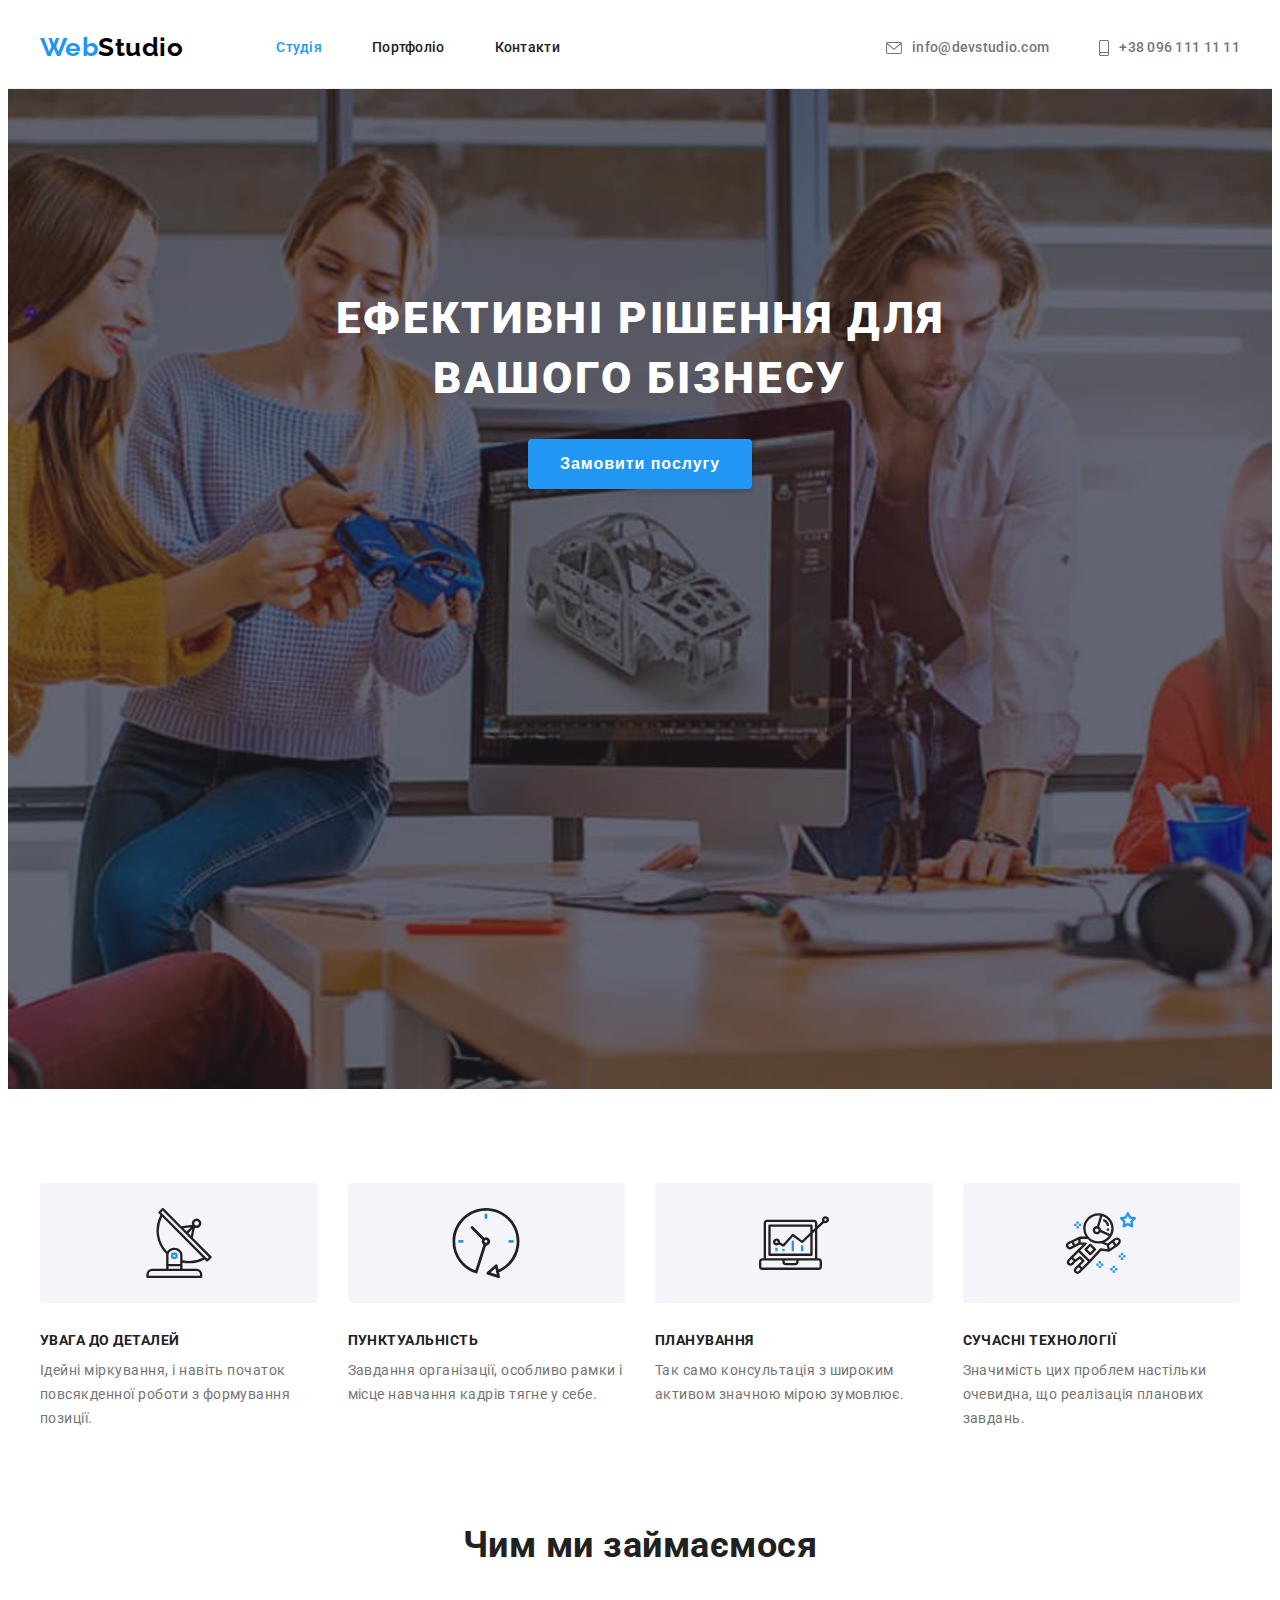
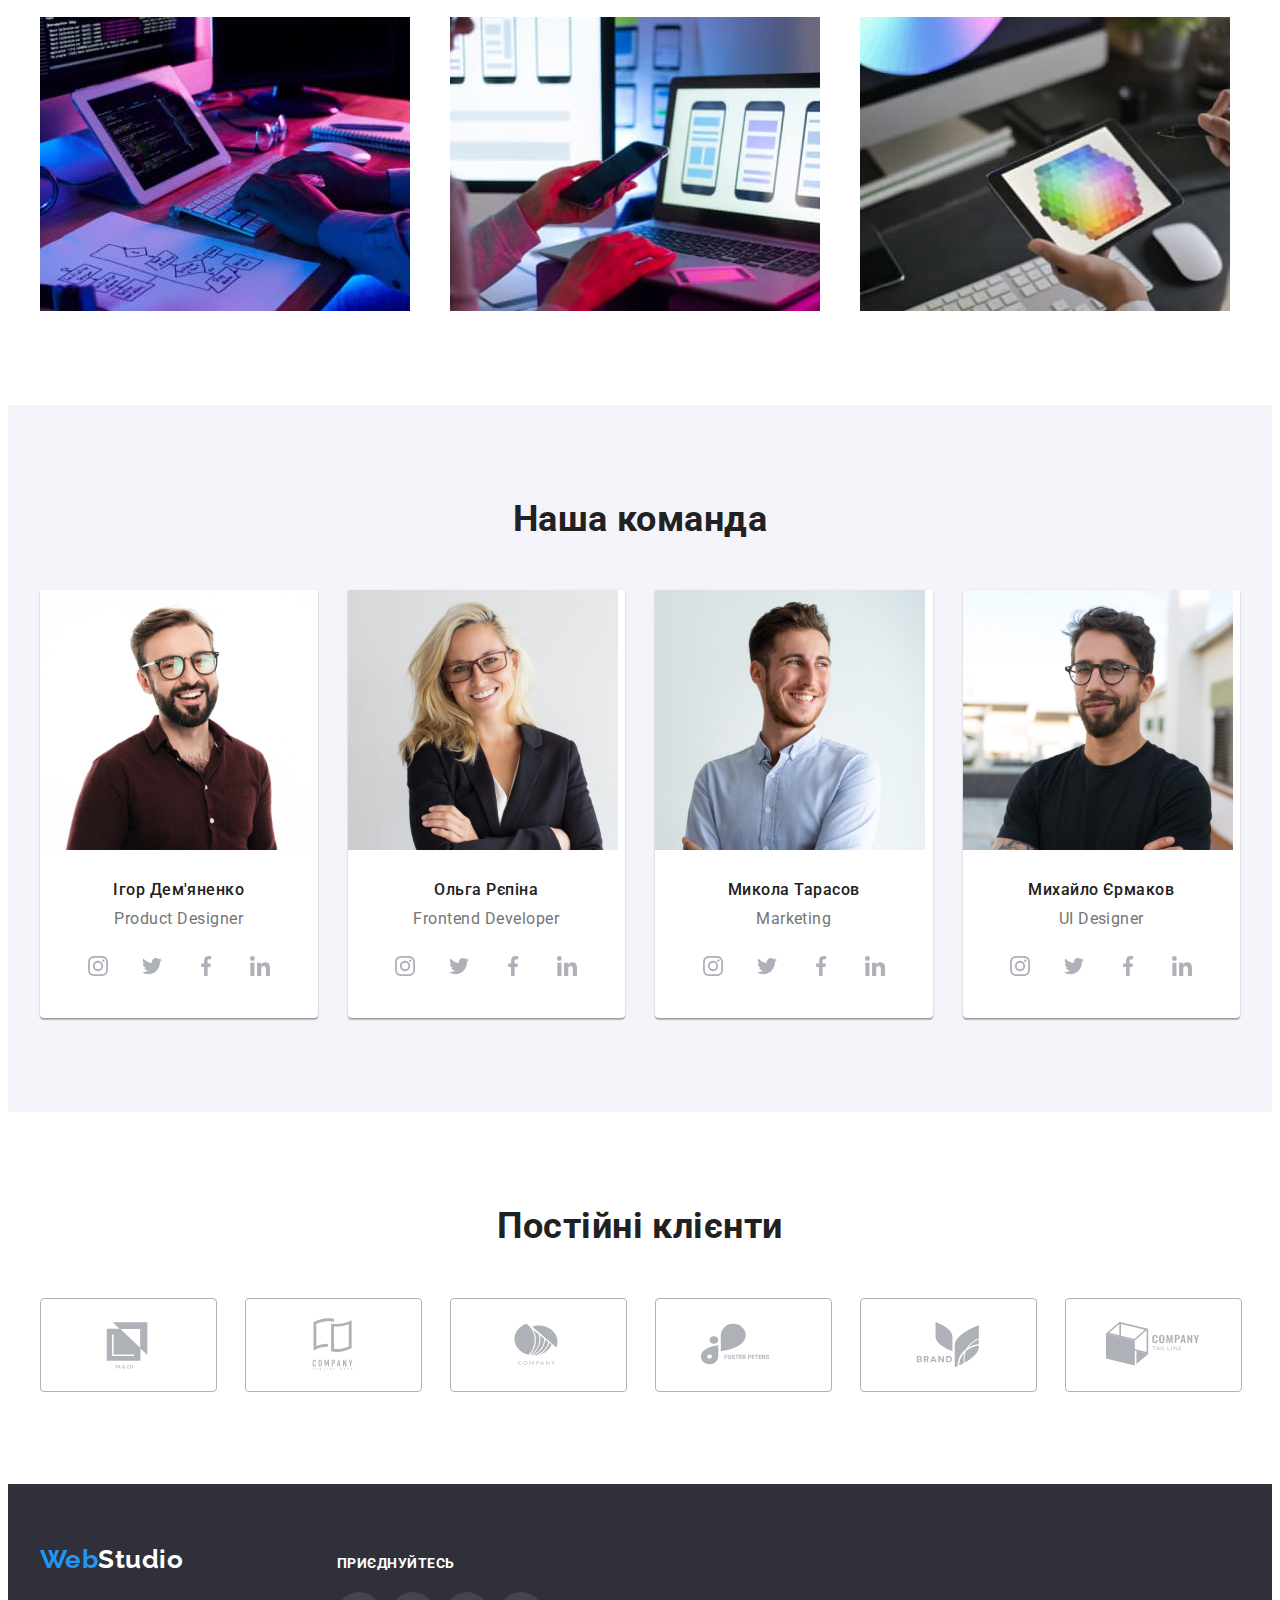
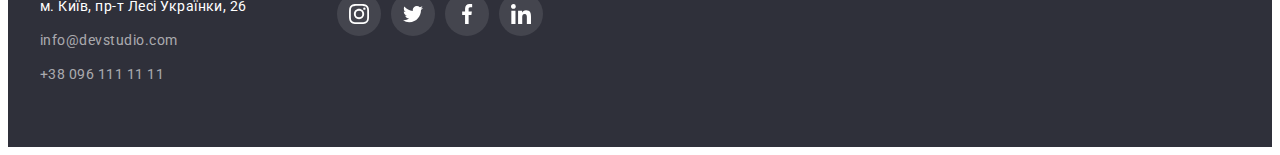
<file: index.html>
<!DOCTYPE html>
<html lang="uk">
  <head>
    <meta charset="UTF-8" />
    <meta http-equiv="X-UA-Compatible" content="IE=edge" />
    <meta name="viewport" content="width=device-width, initial-scale=1.0" />
    <title>Студія</title>
    <link rel="preconnect" href="https://fonts.googleapis.com" />
    <link rel="preconnect" href="https://fonts.gstatic.com" crossorigin />
    <link
      href="https://fonts.googleapis.com/css2?family=Raleway:wght@700&family=Roboto:wght@400;500;700;900&display=swap"
      rel="stylesheet"
    />
    <link
      rel="stylesheet"
      href="https://cdnjs.cloudflare.com/ajax/libs/modern-normalize/1.1.0/modern-normalize.min.css"
      integrity="sha512-wpPYUAdjBVSE4KJnH1VR1HeZfpl1ub8YT/NKx4PuQ5NmX2tKuGu6U/JRp5y+Y8XG2tV+wKQpNHVUX03MfMFn9Q=="
      crossorigin="anonymous"
      referrerpolicy="no-referrer"
    />
    <link rel="stylesheet" href="./css/styles.css" />
  </head>
  <body>
    <header class="header">
      <div class="container main-navigation">
        <nav class="main-navigation">
          <!-- Шапка лого -->
          <a href="./index.html" class="logo">Web<span class="logo-black">Studio</span></a>

          <!-- Шапка навігація -->
          <ul class="header-navigation list">
            <li class="item"><a href="./index.html" class="link current">Студія</a></li>
            <li class="item"><a href="./portfolio.html" class="link">Портфоліо</a></li>
            <li class="item"><a href="#" class="link">Контакти</a></li>
          </ul>
        </nav>

        <!-- Шапка контакти -->
        <ul class="header-contacts list">
          <li class="item">
            <a href="mailto:info@devstudio.com" class="header-link link">
              <svg class="icon-contacts" width="16" height="12">
                <use href="./images/icons.svg#icon-envelope"></use>
              </svg>
              info@devstudio.com</a
            >
          </li>
          <li class="item">
            <a href="tel:+380961111111" class="header-link link">
              <svg class="icon-contacts" width="10" height="16">
                <use href="./images/icons.svg#icon-smartphone"></use>
              </svg>
              +38 096 111 11 11</a
            >
          </li>
        </ul>
      </div>
    </header>

    <main>
      <!-- Герой -->
      <section class="hero">
        <div class="container">
          <h1 class="hero-title">
            Ефективні рішення для <br />
            вашого бізнесу
          </h1>
          <button type="button" class="hero-button">Замовити послугу</button>
        </div>
      </section>

      <!-- Переваги -->
      <section class="benefits section">
        <div class="container">
          <h2 class="visually-hidden">Наші переваги</h2>
          <ul class="benefits-list list">
            <li class="item">
              <div class="benefits-box-images">
                <svg class="benefits-icon" width="70" height="70">
                  <use href="./images/icons.svg#icon-antenna"></use>
                </svg>
              </div>
              <h3 class="benefits-subtitle">Увага до деталей</h3>
              <p class="benefits-text">
                Ідейні міркування, і навіть початок повсякденної роботи з формування позиції.
              </p>
            </li>
            <li class="item">
              <div class="benefits-box-images">
                <svg class="benefits-icon" width="70" height="70">
                  <use href="./images/icons.svg#icon-clock"></use>
                </svg>
              </div>
              <h3 class="benefits-subtitle">Пунктуальність</h3>
              <p class="benefits-text">
                Завдання організації, особливо рамки і місце навчання кадрів тягне у себе.
              </p>
            </li>
            <li class="item">
              <div class="benefits-box-images">
                <svg class="benefits-icon" width="70" height="70">
                  <use href="./images/icons.svg#icon-diagram"></use>
                </svg>
              </div>
              <h3 class="benefits-subtitle">Планування</h3>
              <p class="benefits-text">
                Так само консультація з широким активом значною мірою зумовлює.
              </p>
            </li>
            <li class="item">
              <div class="benefits-box-images">
                <svg class="benefits-icon" width="70" height="70">
                  <use href="./images/icons.svg#icon-astronaut"></use>
                </svg>
              </div>
              <h3 class="benefits-subtitle">Сучасні технології</h3>
              <p class="benefits-text">
                Значимість цих проблем настільки очевидна, що реалізація планових завдань.
              </p>
            </li>
          </ul>
        </div>
      </section>

      <!-- Чим ми займаємося -->
      <section class="work section">
        <div class="container">
          <h2 class="section-title">Чим ми займаємося</h2>
          <ul class="work-list list">
            <li class="item">
              <img src="./images/box1.jpg" alt="Написання коду" width="370" height="294" />
            </li>
            <li class="item">
              <img src="./images/box2.jpg" alt="Створення дизайну" width="370" height="294" />
            </li>
            <li class="item">
              <img src="./images/box3.jpg" alt="Робота з планшетом" width="370" height="294" />
            </li>
          </ul>
        </div>
      </section>

      <!-- Команда -->
      <section class="team section">
        <div class="container">
          <h2 class="section-title">Наша команда</h2>
          <ul class="team-list list">
            <li class="item">
              <img src="./images/img1.jpg" alt="Ігор Дем'яненко" width="270" height="260" />
              <div class="team-card">
                <h3 class="team-subtitle">Ігор Дем'яненко</h3>
                <p class="team-text">Product Designer</p>
                <ul class="social-list list">
                  <li class="social-item">
                    <a href="https://www.instagram.com/" target="_blank" class="social-link">
                      <svg class="social-icon" width="20" height="20">
                        <use href="./images/icons.svg#icon-instagram"></use>
                      </svg>
                    </a>
                  </li>
                  <li class="social-item">
                    <a href="https://twitter.com/?lang=uk" target="_blank" class="social-link">
                      <svg class="social-icon" width="20" height="20">
                        <use href="./images/icons.svg#icon-twitter"></use>
                      </svg>
                    </a>
                  </li>
                  <li class="social-item">
                    <a href="https://uk-ua.facebook.com/" target="_blank" class="social-link">
                      <svg class="social-icon" width="20" height="20">
                        <use href="./images/icons.svg#icon-facebook"></use>
                      </svg>
                    </a>
                  </li>
                  <li class="social-item">
                    <a href="https://www.linkedin.com/" target="_blank" class="social-link">
                      <svg class="social-icon" width="20" height="20">
                        <use href="./images/icons.svg#icon-linkedin"></use>
                      </svg>
                    </a>
                  </li>
                </ul>
              </div>
            </li>
            <li class="item">
              <img src="./images/img2.jpg" alt="Ольга Рєпіна" width="270" height="260" />
              <div class="team-card">
                <h3 class="team-subtitle">Ольга Рєпіна</h3>
                <p class="team-text">Frontend Developer</p>
                <ul class="social-list list">
                  <li class="social-item">
                    <a href="https://www.instagram.com/" target="_blank" class="social-link">
                      <svg class="social-icon" width="20" height="20">
                        <use href="./images/icons.svg#icon-instagram"></use>
                      </svg>
                    </a>
                  </li>
                  <li class="social-item">
                    <a href="https://twitter.com/?lang=uk" target="_blank" class="social-link">
                      <svg class="social-icon" width="20" height="20">
                        <use href="./images/icons.svg#icon-twitter"></use>
                      </svg>
                    </a>
                  </li>
                  <li class="social-item">
                    <a href="https://uk-ua.facebook.com/" target="_blank" class="social-link">
                      <svg class="social-icon" width="20" height="20">
                        <use href="./images/icons.svg#icon-facebook"></use>
                      </svg>
                    </a>
                  </li>
                  <li class="social-item">
                    <a href="https://www.linkedin.com/" target="_blank" class="social-link">
                      <svg class="social-icon" width="20" height="20">
                        <use href="./images/icons.svg#icon-linkedin"></use>
                      </svg>
                    </a>
                  </li>
                </ul>
              </div>
            </li>
            <li class="item">
              <img src="./images/img3.jpg" alt="Микола Тарасов" width="270" height="260" />
              <div class="team-card">
                <h3 class="team-subtitle">Микола Тарасов</h3>
                <p class="team-text">Marketing</p>
                <ul class="social-list list">
                  <li class="social-item">
                    <a href="https://www.instagram.com/" target="_blank" class="social-link">
                      <svg class="social-icon" width="20" height="20">
                        <use href="./images/icons.svg#icon-instagram"></use>
                      </svg>
                    </a>
                  </li>
                  <li class="social-item">
                    <a href="https://twitter.com/?lang=uk" target="_blank" class="social-link">
                      <svg class="social-icon" width="20" height="20">
                        <use href="./images/icons.svg#icon-twitter"></use>
                      </svg>
                    </a>
                  </li>
                  <li class="social-item">
                    <a href="https://uk-ua.facebook.com/" target="_blank" class="social-link">
                      <svg class="social-icon" width="20" height="20">
                        <use href="./images/icons.svg#icon-facebook"></use>
                      </svg>
                    </a>
                  </li>
                  <li class="social-item">
                    <a href="https://www.linkedin.com/" target="_blank" class="social-link">
                      <svg class="social-icon" width="20" height="20">
                        <use href="./images/icons.svg#icon-linkedin"></use>
                      </svg>
                    </a>
                  </li>
                </ul>
              </div>
            </li>
            <li class="item">
              <img src="./images/img4.jpg" alt="Михайло Єрмаков" width="270" height="260" />
              <div class="team-card">
                <h3 class="team-subtitle">Михайло Єрмаков</h3>
                <p class="team-text">UI Designer</p>
                <ul class="social-list list">
                  <li class="social-item">
                    <a href="https://www.instagram.com/" target="_blank" class="social-link">
                      <svg class="social-icon" width="20" height="20">
                        <use href="./images/icons.svg#icon-instagram"></use>
                      </svg>
                    </a>
                  </li>
                  <li class="social-item">
                    <a href="https://twitter.com/?lang=uk" target="_blank" class="social-link">
                      <svg class="social-icon" width="20" height="20">
                        <use href="./images/icons.svg#icon-twitter"></use>
                      </svg>
                    </a>
                  </li>
                  <li class="social-item">
                    <a href="https://uk-ua.facebook.com/" target="_blank" class="social-link">
                      <svg class="social-icon" width="20" height="20">
                        <use href="./images/icons.svg#icon-facebook"></use>
                      </svg>
                    </a>
                  </li>
                  <li class="social-item">
                    <a href="https://www.linkedin.com/" target="_blank" class="social-link">
                      <svg class="social-icon" width="20" height="20">
                        <use href="./images/icons.svg#icon-linkedin"></use>
                      </svg>
                    </a>
                  </li>
                </ul>
              </div>
            </li>
          </ul>
        </div>
      </section>

      <!-- Клієнти -->
      <section class="client section">
        <div class="container">
          <h2 class="section-title">Постійні клієнти</h2>
          <ul class="client-list list">
            <li class="item">
              <a href="#" class="client-link"
                ><svg class="client-icon" width="106" height="60">
                  <use href="./images/icons.svg#icon-company1"></use></svg
              ></a>
            </li>
            <li class="item">
              <a href="#" class="client-link"
                ><svg class="client-icon" width="106" height="60">
                  <use href="./images/icons.svg#icon-company2"></use></svg
              ></a>
            </li>
            <li class="item">
              <a href="#" class="client-link"
                ><svg class="client-icon" width="106" height="60">
                  <use href="./images/icons.svg#icon-company3"></use></svg
              ></a>
            </li>
            <li class="item">
              <a href="#" class="client-link"
                ><svg class="client-icon" width="106" height="60">
                  <use href="./images/icons.svg#icon-company4"></use></svg
              ></a>
            </li>
            <li class="item">
              <a href="#" class="client-link"
                ><svg class="client-icon" width="106" height="60">
                  <use href="./images/icons.svg#icon-company5"></use></svg
              ></a>
            </li>
            <li class="item">
              <a href="#" class="client-link"
                ><svg class="client-icon" width="106" height="60">
                  <use href="./images/icons.svg#icon-company6"></use></svg
              ></a>
            </li>
          </ul>
        </div>
      </section>
    </main>

    <footer class="footer">
      <div class="container footer-container">
        <div class="footer-contacts">
          <!-- Підвал лого -->
          <a href="./index.html" class="logo">Web<span class="logo-white">Studio</span></a>

          <!-- Підвал контакти -->
          <address class="footer-address">
            <ul class="address-list list">
              <li class="item">
                <a
                  href="https://goo.gl/maps/CPtrU1FHBa2aNyZL9"
                  target="_blank"
                  rel="noopener noreferrer nofollow"
                  class="footer-link maps-link"
                >
                  м. Київ, пр-т Лесі Українки, 26</a
                >
              </li>
              <li class="item">
                <a href="mailto:info@devstudio.com" class="footer-link">info@devstudio.com</a>
              </li>
              <li class="item">
                <a href="tel:+380961111111" class="footer-link">+38 096 111 11 11</a>
              </li>
            </ul>
          </address>
        </div>
        <div class="footer-social-iconbox">
          <p class="footer-subtitle">Приєднуйтесь</p>
          <ul class="social-list list">
            <li class="social-item">
              <a href="https://www.instagram.com/" target="_blank" class="footer-social-link">
                <svg class="footer-social-icon" width="20" height="20">
                  <use href="./images/icons.svg#icon-instagram"></use>
                </svg>
              </a>
            </li>
            <li class="social-item">
              <a href="https://twitter.com/?lang=uk" target="_blank" class="footer-social-link">
                <svg class="footer-social-icon" width="20" height="20">
                  <use href="./images/icons.svg#icon-twitter"></use>
                </svg>
              </a>
            </li>
            <li class="social-item">
              <a href="https://uk-ua.facebook.com/" target="_blank" class="footer-social-link">
                <svg class="footer-social-icon" width="20" height="20">
                  <use href="./images/icons.svg#icon-facebook"></use>
                </svg>
              </a>
            </li>
            <li class="social-item">
              <a href="https://www.linkedin.com/" target="_blank" class="footer-social-link">
                <svg class="footer-social-icon" width="20" height="20">
                  <use href="./images/icons.svg#icon-linkedin"></use>
                </svg>
              </a>
            </li>
          </ul>
        </div>
      </div>
    </footer>
  </body>
</html>
</file>
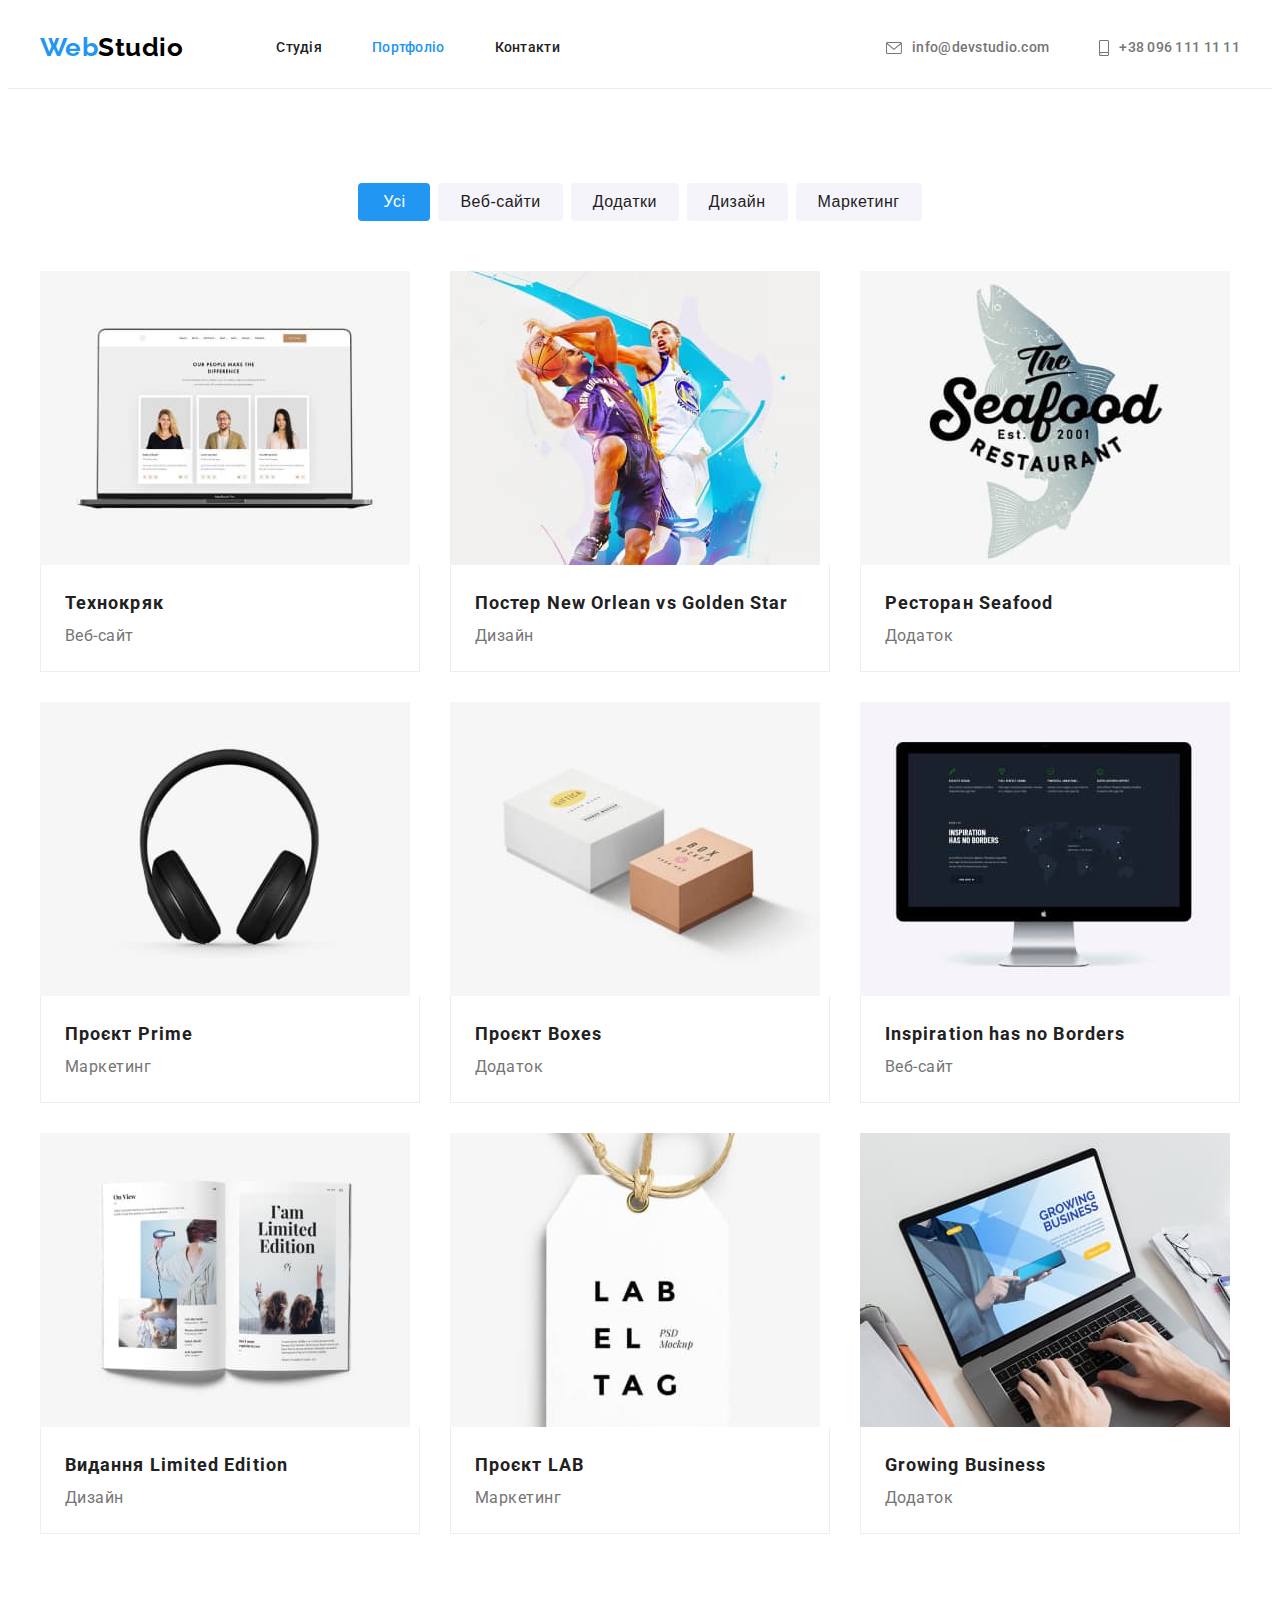
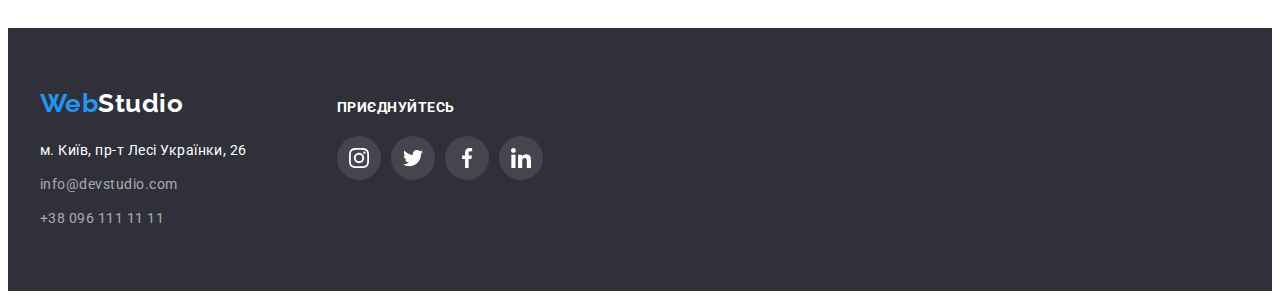
<file: portfolio.html>
<!DOCTYPE html>
<html lang="uk">
  <head>
    <meta charset="UTF-8" />
    <meta http-equiv="X-UA-Compatible" content="IE=edge" />
    <meta name="viewport" content="width=device-width, initial-scale=1.0" />
    <title>Студія</title>
    <link rel="preconnect" href="https://fonts.googleapis.com" />
    <link rel="preconnect" href="https://fonts.gstatic.com" crossorigin />
    <link
      href="https://fonts.googleapis.com/css2?family=Raleway:wght@700&family=Roboto:wght@400;500;700;900&display=swap"
      rel="stylesheet"
    />
    <link
      rel="stylesheet"
      href="https://cdnjs.cloudflare.com/ajax/libs/modern-normalize/1.1.0/modern-normalize.min.css"
      integrity="sha512-wpPYUAdjBVSE4KJnH1VR1HeZfpl1ub8YT/NKx4PuQ5NmX2tKuGu6U/JRp5y+Y8XG2tV+wKQpNHVUX03MfMFn9Q=="
      crossorigin="anonymous"
      referrerpolicy="no-referrer"
    />
    <link rel="stylesheet" href="./css/styles.css" />
  </head>
  <body>
    <header class="header">
      <div class="container main-navigation">
        <nav class="main-navigation">
          <!-- Шапка лого -->
          <a href="./index.html" class="logo">Web<span class="logo-black">Studio</span></a>

          <!-- Шапка навігація -->
          <ul class="header-navigation list">
            <li class="item"><a href="./index.html" class="link">Студія</a></li>
            <li class="item"><a href="./portfolio.html" class="link current">Портфоліо</a></li>
            <li class="item"><a href="#" class="link">Контакти</a></li>
          </ul>
        </nav>

        <!-- Шапка контакти -->
        <ul class="header-contacts list">
          <li class="item">
            <a href="mailto:info@devstudio.com" class="header-link link">
              <svg class="icon-contacts" width="16" height="12">
                <use href="./images/icons.svg#icon-envelope"></use>
              </svg>
              info@devstudio.com</a
            >
          </li>
          <li class="item">
            <a href="tel:+380961111111" class="header-link link">
              <svg class="icon-contacts" width="10" height="16">
                <use href="./images/icons.svg#icon-smartphone"></use>
              </svg>
              +38 096 111 11 11</a
            >
          </li>
        </ul>
      </div>
    </header>

    <main>
      <!-- Портфолію -->
      <section class="portfolio section">
        <div class="container">
          <h1 class="visually-hidden">Портфоліо</h1>

          <!-- Фільтр-кнопки -->
          <ul class="portfolio-btnlist list">
            <li class="item">
              <button type="button" class="portfolio-button button-all current">Усі</button>
            </li>
            <li class="item"><button type="button" class="portfolio-button">Веб-сайти</button></li>
            <li class="item"><button type="button" class="portfolio-button">Додатки</button></li>
            <li class="item"><button type="button" class="portfolio-button">Дизайн</button></li>
            <li class="item"><button type="button" class="portfolio-button">Маркетинг</button></li>
          </ul>
        </div>

        <!-- Картки -->
        <div class="container">
          <ul class="cards-list list">
            <li class="item">
              <a href="#" class="cards-link">
                <img
                  src="./images/portfolio1.jpg"
                  alt="Технокряк Веб-сайт"
                  width="370"
                  height="294"
                />
                <div class="cards-info">
                  <h2 class="cards-sublitle">Технокряк</h2>
                  <p class="cards-text">Веб-сайт</p>
                </div>
              </a>
            </li>
            <li class="item">
              <a href="#" class="cards-link">
                <img
                  src="./images/portfolio2.jpg"
                  alt="Постер New Orlean vs Golden Star Дизайн"
                  width="370"
                  height="294"
                />
                <div class="cards-info">
                  <h2 class="cards-sublitle">Постер New Orlean vs Golden Star</h2>
                  <p class="cards-text">Дизайн</p>
                </div>
              </a>
            </li>
            <li class="item">
              <a href="#" class="cards-link">
                <img
                  src="./images/portfolio3.jpg"
                  alt="Ресторан Seafood Додаток"
                  width="370"
                  height="294"
                />
                <div class="cards-info">
                  <h2 class="cards-sublitle">Ресторан Seafood</h2>
                  <p class="cards-text">Додаток</p>
                </div>
              </a>
            </li>
            <li class="item">
              <a href="#" class="cards-link">
                <img
                  src="./images/portfolio4.jpg"
                  alt="Проєкт Prime Маркетинг"
                  width="370"
                  height="294"
                />
                <div class="cards-info">
                  <h2 class="cards-sublitle">Проєкт Prime</h2>
                  <p class="cards-text">Маркетинг</p>
                </div>
              </a>
            </li>
            <li class="item">
              <a href="#" class="cards-link">
                <img
                  src="./images/portfolio5.jpg"
                  alt="Проєкт Boxes Додаток"
                  width="370"
                  height="294"
                />
                <div class="cards-info">
                  <h2 class="cards-sublitle">Проєкт Boxes</h2>
                  <p class="cards-text">Додаток</p>
                </div>
              </a>
            </li>
            <li class="item">
              <a href="#" class="cards-link">
                <img
                  src="./images/portfolio6.jpg"
                  alt="Inspiration has no Borders Веб-сайт"
                  width="370"
                  height="294"
                />
                <div class="cards-info">
                  <h2 class="cards-sublitle">Inspiration has no Borders</h2>
                  <p class="cards-text">Веб-сайт</p>
                </div>
              </a>
            </li>
            <li class="item">
              <a href="#" class="cards-link">
                <img
                  src="./images/portfolio7.jpg"
                  alt="Видання Limited Edition Дизайн"
                  width="370"
                  height="294"
                />
                <div class="cards-info">
                  <h2 class="cards-sublitle">Видання Limited Edition</h2>
                  <p class="cards-text">Дизайн</p>
                </div>
              </a>
            </li>
            <li class="item">
              <a href="#" class="cards-link">
                <img
                  src="./images/portfolio8.jpg"
                  alt="Проєкт LAB Маркетинг"
                  width="370"
                  height="294"
                />
                <div class="cards-info">
                  <h2 class="cards-sublitle">Проєкт LAB</h2>
                  <p class="cards-text">Маркетинг</p>
                </div>
              </a>
            </li>
            <li class="item">
              <a href="#" class="cards-link">
                <img
                  src="./images/portfolio9.jpg"
                  alt="Growing Business Додаток"
                  width="370"
                  height="294"
                />
                <div class="cards-info">
                  <h2 class="cards-sublitle">Growing Business</h2>
                  <p class="cards-text">Додаток</p>
                </div>
              </a>
            </li>
          </ul>
        </div>
      </section>
    </main>

    <footer class="footer">
      <div class="container footer-container">
        <div class="footer-contacts">
          <!-- Підвал лого -->
          <a href="./index.html" class="logo">Web<span class="logo-white">Studio</span></a>

          <!-- Підвал контакти -->
          <address class="footer-address">
            <ul class="address-list list">
              <li class="item">
                <a
                  href="https://goo.gl/maps/CPtrU1FHBa2aNyZL9"
                  target="_blank"
                  rel="noopener noreferrer nofollow"
                  class="footer-link maps-link"
                >
                  м. Київ, пр-т Лесі Українки, 26</a
                >
              </li>
              <li class="item">
                <a href="mailto:info@devstudio.com" class="footer-link">info@devstudio.com</a>
              </li>
              <li class="item">
                <a href="tel:+380961111111" class="footer-link">+38 096 111 11 11</a>
              </li>
            </ul>
          </address>
        </div>
        <div class="footer-social-iconbox">
          <p class="footer-subtitle">Приєднуйтесь</p>
          <ul class="social-list list">
            <li class="social-item">
              <a href="https://www.instagram.com/" target="_blank" class="footer-social-link">
                <svg class="footer-social-icon" width="20" height="20">
                  <use href="./images/icons.svg#icon-instagram"></use>
                </svg>
              </a>
            </li>
            <li class="social-item">
              <a href="https://twitter.com/?lang=uk" target="_blank" class="footer-social-link">
                <svg class="footer-social-icon" width="20" height="20">
                  <use href="./images/icons.svg#icon-twitter"></use>
                </svg>
              </a>
            </li>
            <li class="social-item">
              <a href="https://uk-ua.facebook.com/" target="_blank" class="footer-social-link">
                <svg class="footer-social-icon" width="20" height="20">
                  <use href="./images/icons.svg#icon-facebook"></use>
                </svg>
              </a>
            </li>
            <li class="social-item">
              <a href="https://www.linkedin.com/" target="_blank" class="footer-social-link">
                <svg class="footer-social-icon" width="20" height="20">
                  <use href="./images/icons.svg#icon-linkedin"></use>
                </svg>
              </a>
            </li>
          </ul>
        </div>
      </div>
    </footer>
  </body>
</html>
</file>
<file: css/styles.css>
/* Кольори */

/* Білий (осн. фон та дод. текст)– #ffffff; */
/* Колір бренду (активний) – #2196f3; */

/* Додатковий фон1 – background: #2f303a; */
/* Додатковий фон2 – background: #f5f4fa; */

/* Основний текст – color: #212121; */
/* Додатковий текст – color: #757575; */

/* Колір кнопки (активний) - #188ce8; */
/* Чорний – #000000; */
/* Білий з прозорістю – rgba(255, 255, 255, 0.6); */
/* Сірий border хедер – #ececec; */
/* Сірий border картки – #eeeeee; */

/* Фон Hero – #c4c4c4; */
/* Колір іконок – #afb1b8 */

:root {
  --white-base: #ffffff;
  --brand-color: #2196f3;
  --bgrd-primary: #2f303a;
  --bgrd-secondary: #f5f4fa;
  --txt-primary: #212121;
  --txt-secondary: #757575;
  --button-active: #188ce8;
  --black: #000000;
  --white-transparency: rgba(255, 255, 255, 0.6);
  --border-header-gray: #ececec;
  --border-cards-gray: #eeeeee;
  --bgrd-hero: #c4c4c4;
  --icon-color: #afb1b8;
}

/* Скидання стилів */

p,
h1,
h2,
h3,
h4,
h5,
h6 {
  margin: 0;
}

ul,
ol {
  margin: 0;
  padding-left: 0;
}

button {
  cursor: pointer;
}

address {
  font-style: normal;
}

img {
  display: block;
  max-width: 100%;
  height: auto;
}

body {
  background-color: var(--white-base);
  color: var(--txt-primary);

  font-family: 'Roboto', 'Helvetica Neue', 'Verdana', 'Tahoma', sans-serif;
  letter-spacing: 0.03em;
}

/* Загальні класи */

.section {
  padding-top: 94px;
  padding-bottom: 94px;
}

.container {
  width: 1200px;
  padding-left: 15px;
  padding-right: 15px;
  margin: 0 auto;
}

.list {
  list-style: none;
}

/* Шапка */

.header {
  border-bottom: 1px solid var(--border-header-gray);
}

.main-navigation {
  display: flex;
  align-items: center;
}

/* Шапка лого */

.logo {
  color: var(--brand-color);

  font-family: 'Raleway';
  font-weight: 700;
  font-size: 26px;
  line-height: 1.2;
  text-decoration: none;
}

.logo-black {
  color: var(--black);
}

.logo-white {
  color: var(--white-base);
}

/* Шапка посилання */

.link {
  display: block;
  padding-top: 32px;
  padding-bottom: 32px;

  color: var(--txt-primary);

  font-weight: 500;
  font-size: 14px;
  line-height: 1.14;
  letter-spacing: 0.02em;
  text-decoration: none;
}

/* Шапка навігація */

.header-navigation {
  display: flex;
  gap: 50px;
  margin-left: 93px;
  align-items: center;
}

.header-navigation .link.current {
  color: var(--brand-color);
}

.header-navigation .link:hover,
.header-navigation .link:focus {
  color: var(--brand-color);
}
/* Шапка контакти */

.header-contacts {
  display: flex;
  gap: 50px;
  margin-left: auto;
  align-items: center;
}

.header-link {
  display: flex;
  align-items: center;
}

.header-contacts .link {
  color: var(--txt-secondary);
}

.header-contacts .link:hover,
.header-contacts .link:focus {
  color: var(--brand-color);
}

.icon-contacts {
  margin-right: 10px;
  fill: currentColor;
}

.icon-contacts:hover,
.icon-contacts:focus {
  fill: var(--brand-color);
}

/* Герой */

.hero {
  padding-top: 200px;
  padding-bottom: 200px;

  max-width: 1600px;
  height: 600px;
  margin-left: auto;
  margin-right: auto;

  background-image: linear-gradient(rgba(47, 48, 58, 0.4), rgba(47, 48, 58, 0.4)),
    url(../images/img-hero.jpg);
  background-color: var(--bgrd-hero);
  background-repeat: no-repeat;
  background-position: center;
  background-size: cover;
  flex-grow: 1;

  text-align: center;
}

.hero-title {
  margin-bottom: 30px;

  color: var(--white-base);

  font-weight: 900;
  font-size: 44px;
  line-height: 1.36;
  letter-spacing: 0.06em;
  text-transform: uppercase;
}

/* Кнопка Замовити послугу */

.hero-button {
  display: inline-block;
  min-width: 216px;
  padding: 10px 32px;
  border-radius: 4px;
  border: none;

  background-color: var(--brand-color);
  color: var(--white-base);
  box-shadow: 0px 4px 4px rgba(0, 0, 0, 0.15);

  font-weight: 700;
  font-size: 16px;
  line-height: 1.88;
  letter-spacing: 0.06em;
}

.hero-button:hover,
.hero-button:focus {
  background-color: var(--button-active);
  box-shadow: 0px 4px 4px rgba(0, 0, 0, 0.15);
}

/* Секції */

/* Приховані заголовки */
.visually-hidden {
  position: absolute;
  white-space: nowrap;
  width: 1px;
  height: 1px;
  overflow: hidden;
  border: 0;
  padding: 0;
  clip: rect(0 0 0 0);
  clip-path: inset(50%);
  margin: -1px;
}

/* Заголовки h2 */
.section-title {
  margin-bottom: 50px;

  font-weight: 700;
  font-size: 36px;
  line-height: 1.16;
  text-align: center;
}

/* Переваги */

.benefits {
  padding-bottom: 0;
}

.benefits-list {
  display: flex;
  gap: 30px;
}

.benefits-list .item {
  flex-basis: calc((100% - 90px) / 4);
}

.benefits-subtitle {
  margin-bottom: 10px;

  font-weight: 700;
  font-size: 14px;
  line-height: 1.14;
  text-transform: uppercase;
}

.benefits-text {
  color: var(--txt-secondary);

  font-size: 14px;
  line-height: 1.71;
}

.benefits-box-images {
  display: flex;
  justify-content: center;
  align-items: center;
  height: 120px;
  margin-bottom: 30px;
  border-radius: 4px;

  background-color: var(--bgrd-secondary);
}

/* Чим ми займаємося */

.work-list {
  display: flex;
  gap: 30px;
}

.work-list .item {
  flex-basis: calc((100% - 60px) / 3);
}

/* Команда */

.team-list {
  display: flex;
  gap: 30px;
}

.team-list .item {
  flex-basis: calc((100% - 90px) / 4);
  border-radius: 0px 0px 4px 4px;

  background-color: var(--white-base);
  box-shadow: 0px 1px 3px rgba(0, 0, 0, 0.12), 0px 1px 1px rgba(0, 0, 0, 0.14),
    0px 2px 1px rgba(0, 0, 0, 0.2);
}

.team {
  background-color: var(--bgrd-secondary);
}

.team-card {
  padding-top: 30px;
  padding-bottom: 30px;
}

.team-subtitle {
  margin-bottom: 10px;

  font-weight: 500;
  font-size: 16px;
  line-height: 1.19;
  text-align: center;
}

.team-text {
  margin-bottom: 16px;

  color: var(--txt-secondary);

  font-size: 16px;
  line-height: 1.19;
  text-align: center;
}

/* Соціальні іконки */

.social-list {
  display: flex;
  justify-content: center;
  gap: 10px;
}

.social-item {
  width: 44px;
  height: 44px;
}

.social-link {
  display: flex;
  justify-content: center;
  align-items: center;
  width: 100%;
  height: 100%;
  border-radius: 50%;
}

.social-icon {
  fill: var(--icon-color);
}

.social-link:hover,
.social-link:focus {
  background-color: var(--brand-color);
}

.social-link:hover .social-icon,
.social-link:focus .social-icon {
  fill: var(--white-base);
}

/* Клієнти */

.client-list {
  display: flex;
  gap: 30px;
}

.client-list .item {
  flex-basis: calc((100% - 150px) / 6);
  height: 92px;
}

.client-link {
  display: flex;
  justify-content: center;
  align-items: center;
  width: 100%;
  height: 100%;
  border: 1px solid var(--icon-color);
  border-radius: 4px;
}

.client-icon {
  fill: var(--icon-color);
}

.client-link:hover,
.client-link:focus {
  border-color: var(--brand-color);
}

.client-link:hover .client-icon,
.client-link:focus .client-icon {
  fill: var(--brand-color);
}

/* Підвал */

.footer-container {
  display: flex;
  align-items: baseline;
  gap: 90px;
}

.footer {
  padding-top: 60px;
  padding-bottom: 60px;

  background-color: var(--bgrd-primary);
}

/* Підвал контакти */

.footer-address {
  margin-top: 20px;
}

.address-list .item + .item {
  margin-top: 10px;
}

.footer-link {
  color: var(--white-transparency);

  font-size: 14px;
  line-height: 1.71;
  text-decoration: none;
}

.maps-link {
  color: var(--white-base);
}

.footer-link:hover,
.footer-link:focus {
  color: var(--brand-color);
}

/* Підвал соціальні іконки */

.footer-subtitle {
  margin-bottom: 20px;

  font-weight: 700;
  font-size: 14px;
  line-height: 1.14;
  text-transform: uppercase;

  color: var(--white-base);
}

.footer-social-link {
  display: flex;
  justify-content: center;
  align-items: center;
  width: 100%;
  height: 100%;
  border-radius: 50%;
  background-color: rgba(255, 255, 255, 0.1);
}

.footer-social-icon {
  fill: var(--white-base);
}

.footer-social-link:hover,
.footer-social-link:focus {
  background-color: var(--brand-color);
}

/* Портфолію ----------------------------- */

/* Фільтр-кнопки */

.portfolio-btnlist {
  display: flex;
  gap: 8px;
  justify-content: center;
  margin-bottom: 50px;
}

.portfolio-button {
  padding: 6px 22px;
  background-color: var(--bgrd-secondary);
  color: var(--txt-primary);

  font-weight: 500;
  font-size: 16px;
  line-height: 1.62;
  text-align: center;
  letter-spacing: 0.03em;

  border: none;
  border-radius: 4px;
}

.button-all {
  padding: 6px 25px;
}

.portfolio-btnlist .portfolio-button.current {
  background-color: var(--brand-color);
  color: var(--white-base);
}

.portfolio-button:hover,
.portfolio-button:focus {
  background-color: var(--brand-color);
  color: var(--white-base);
  box-shadow: 0px 3px 1px rgba(0, 0, 0, 0.1), 0px 1px 2px rgba(0, 0, 0, 0.08),
    0px 2px 2px rgba(0, 0, 0, 0.12);
}

/* Картки */

.cards-list {
  display: flex;
  flex-wrap: wrap;
  gap: 30px;
}

.cards-list .item {
  flex-basis: calc((100% - 60px) / 3);

  /* background-color: var(--white-base); */
}

.cards-link {
  display: block;

  color: var(--txt-primary);

  font-size: 16px;
  line-height: 1.88;
  text-decoration: none;
}

.cards-link:hover,
.cards-link:focus {
  box-shadow: 0px 1px 1px rgba(0, 0, 0, 0.12), 0px 4px 4px rgba(0, 0, 0, 0.06),
    1px 4px 6px rgba(0, 0, 0, 0.16);
}

.cards-info {
  padding: 20px 24px;

  border: 1px solid var(--border-cards-gray);
  border-top: none;
}

.cards-sublitle {
  font-weight: 700;
  font-size: 18px;
  line-height: 2;
  letter-spacing: 0.06em;
}

.cards-text {
  color: var(--txt-secondary);
}
</file>
